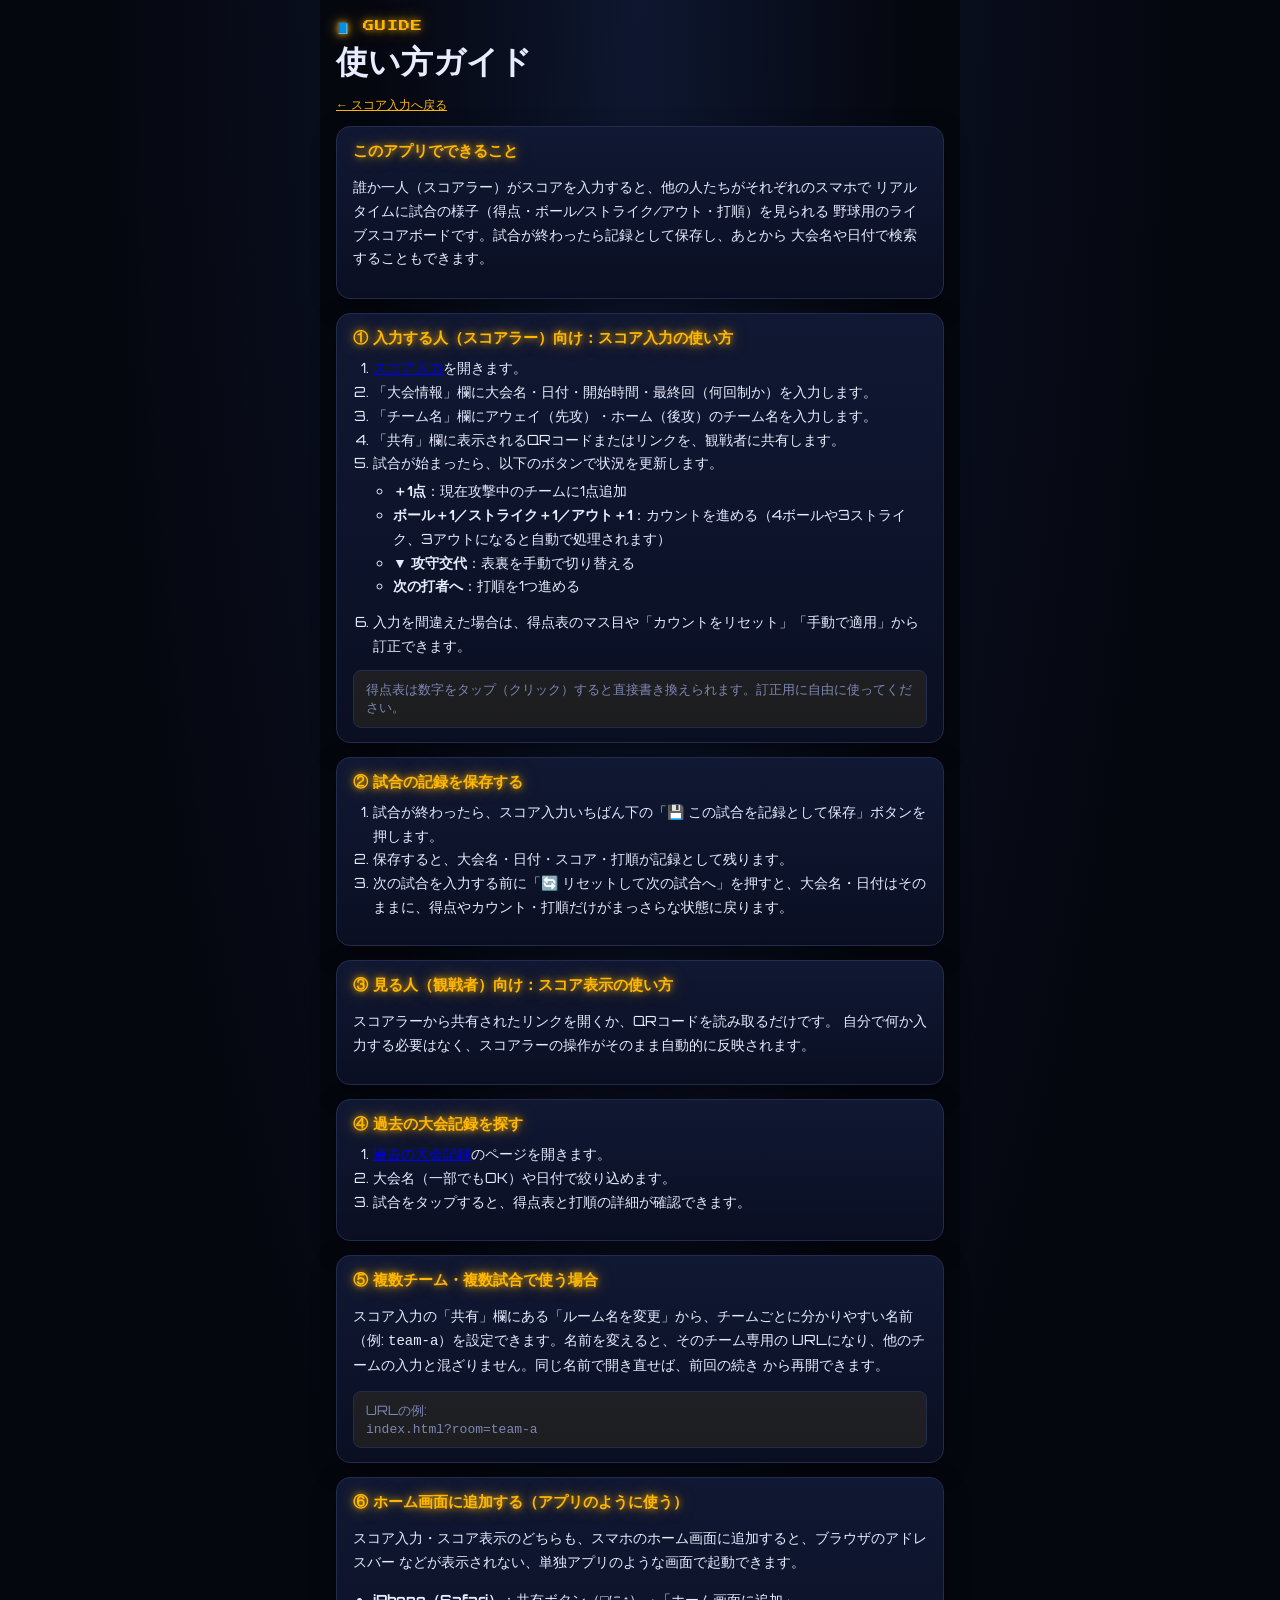
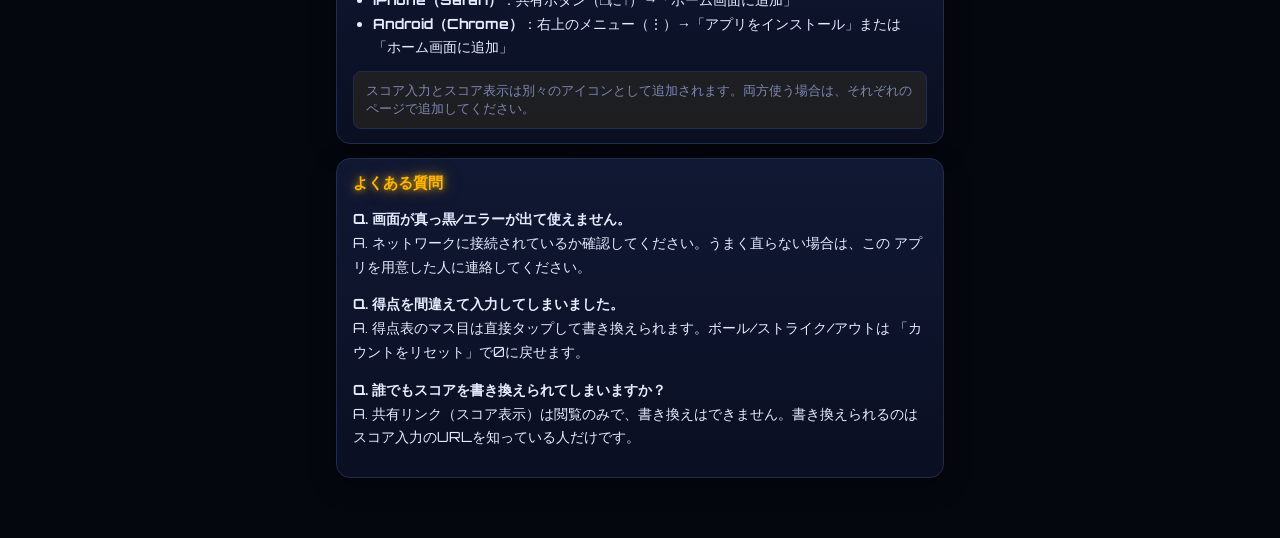
<file: help.html>
<!DOCTYPE html>
<html lang="ja">
<head>
<meta charset="UTF-8" />
<meta name="viewport" content="width=device-width, initial-scale=1.0" />
<title>使い方ガイド</title>
<link rel="stylesheet" href="css/style.css" />
<style>
  .help-panel h3 {
    font-size: 15px;
    color: var(--amber);
    text-shadow: var(--amber-glow);
    margin: 18px 0 8px;
  }
  .help-panel h3:first-child {
    margin-top: 0;
  }
  .help-panel p,
  .help-panel li {
    color: var(--text);
    font-size: 14px;
    line-height: 1.7;
  }
  .help-panel ol,
  .help-panel ul {
    margin: 4px 0 12px;
    padding-left: 20px;
  }
  .help-panel .note {
    background: rgba(255, 183, 3, 0.08);
    border: 1px solid var(--panel-border);
    border-radius: 8px;
    padding: 10px 12px;
    color: var(--text-dim);
    font-size: 13px;
  }
</style>
</head>
<body>

<div class="badge">📘 GUIDE</div>
<h1>使い方ガイド</h1>
<p class="small"><a href="index.html" style="color:var(--amber);">← スコア入力へ戻る</a></p>

<div class="panel help-panel">
  <h3>このアプリでできること</h3>
  <p>
    誰か一人（スコアラー）がスコアを入力すると、他の人たちがそれぞれのスマホで
    リアルタイムに試合の様子（得点・ボール/ストライク/アウト・打順）を見られる
    野球用のライブスコアボードです。試合が終わったら記録として保存し、あとから
    大会名や日付で検索することもできます。
  </p>
</div>

<div class="panel help-panel">
  <h3>① 入力する人（スコアラー）向け：スコア入力の使い方</h3>
  <ol>
    <li><a href="index.html">スコア入力</a>を開きます。</li>
    <li>「大会情報」欄に大会名・日付・開始時間・最終回（何回制か）を入力します。</li>
    <li>「チーム名」欄にアウェイ（先攻）・ホーム（後攻）のチーム名を入力します。</li>
    <li>「共有」欄に表示されるQRコードまたはリンクを、観戦者に共有します。</li>
    <li>試合が始まったら、以下のボタンで状況を更新します。
      <ul>
        <li><strong>＋1点</strong>：現在攻撃中のチームに1点追加</li>
        <li><strong>ボール＋1／ストライク＋1／アウト＋1</strong>：カウントを進める（4ボールや3ストライク、3アウトになると自動で処理されます）</li>
        <li><strong>▼ 攻守交代</strong>：表裏を手動で切り替える</li>
        <li><strong>次の打者へ</strong>：打順を1つ進める</li>
      </ul>
    </li>
    <li>入力を間違えた場合は、得点表のマス目や「カウントをリセット」「手動で適用」から訂正できます。</li>
  </ol>
  <div class="note">
    得点表は数字をタップ（クリック）すると直接書き換えられます。訂正用に自由に使ってください。
  </div>
</div>

<div class="panel help-panel">
  <h3>② 試合の記録を保存する</h3>
  <ol>
    <li>試合が終わったら、スコア入力いちばん下の「💾 この試合を記録として保存」ボタンを押します。</li>
    <li>保存すると、大会名・日付・スコア・打順が記録として残ります。</li>
    <li>次の試合を入力する前に「🔄 リセットして次の試合へ」を押すと、大会名・日付はそのままに、得点やカウント・打順だけがまっさらな状態に戻ります。</li>
  </ol>
</div>

<div class="panel help-panel">
  <h3>③ 見る人（観戦者）向け：スコア表示の使い方</h3>
  <p>
    スコアラーから共有されたリンクを開くか、QRコードを読み取るだけです。
    自分で何か入力する必要はなく、スコアラーの操作がそのまま自動的に反映されます。
  </p>
</div>

<div class="panel help-panel">
  <h3>④ 過去の大会記録を探す</h3>
  <ol>
    <li><a href="history.html">過去の大会記録</a>のページを開きます。</li>
    <li>大会名（一部でもOK）や日付で絞り込めます。</li>
    <li>試合をタップすると、得点表と打順の詳細が確認できます。</li>
  </ol>
</div>

<div class="panel help-panel">
  <h3>⑤ 複数チーム・複数試合で使う場合</h3>
  <p>
    スコア入力の「共有」欄にある「ルーム名を変更」から、チームごとに分かりやすい名前
    （例: <code>team-a</code>）を設定できます。名前を変えると、そのチーム専用の
    URLになり、他のチームの入力と混ざりません。同じ名前で開き直せば、前回の続き
    から再開できます。
  </p>
  <div class="note">
    URLの例: <br />
    <code>index.html?room=team-a</code>
  </div>
</div>

<div class="panel help-panel">
  <h3>⑥ ホーム画面に追加する（アプリのように使う）</h3>
  <p>
    スコア入力・スコア表示のどちらも、スマホのホーム画面に追加すると、ブラウザのアドレスバー
    などが表示されない、単独アプリのような画面で起動できます。
  </p>
  <ul>
    <li><strong>iPhone（Safari）</strong>：共有ボタン（□に↑）→「ホーム画面に追加」</li>
    <li><strong>Android（Chrome）</strong>：右上のメニュー（⋮）→「アプリをインストール」または「ホーム画面に追加」</li>
  </ul>
  <div class="note">
    スコア入力とスコア表示は別々のアイコンとして追加されます。両方使う場合は、それぞれのページで追加してください。
  </div>
</div>

<div class="panel help-panel">
  <h3>よくある質問</h3>
  <p><strong>Q. 画面が真っ黒/エラーが出て使えません。</strong><br />
  A. ネットワークに接続されているか確認してください。うまく直らない場合は、この
  アプリを用意した人に連絡してください。</p>
  <p><strong>Q. 得点を間違えて入力してしまいました。</strong><br />
  A. 得点表のマス目は直接タップして書き換えられます。ボール/ストライク/アウトは
  「カウントをリセット」で0に戻せます。</p>
  <p><strong>Q. 誰でもスコアを書き換えられてしまいますか？</strong><br />
  A. 共有リンク（スコア表示）は閲覧のみで、書き換えはできません。書き換えられるのは
  スコア入力のURLを知っている人だけです。</p>
</div>

</body>
</html>
</file>
<file: css/style.css>
@import url("https://fonts.googleapis.com/css2?family=Orbitron:wght@500;700;900&family=Press+Start+2P&display=swap");

:root {
  --bg: #05070f;
  --bg-glow: radial-gradient(ellipse at top, #0e1730 0%, #05070f 60%);
  --panel: #0d1326;
  --panel-border: #232c4d;
  --text: #e8ecff;
  --text-dim: #7c86b3;
  --amber: #ffb703;
  --amber-glow: 0 0 6px rgba(255, 183, 3, 0.85), 0 0 16px rgba(255, 183, 3, 0.5);
  --away: #4fa8ff;
  --home: #ff5c7a;
  --ball: #22c55e;
  --strike: #eab308;
  --out: #ef4444;
  --off: #1c2340;
}

* {
  box-sizing: border-box;
}

html,
body {
  margin: 0;
  padding: 0;
  background: var(--bg-glow), var(--bg);
  color: var(--text);
  font-family: "Orbitron", "Hiragino Sans", "Yu Gothic", sans-serif;
  min-height: 100vh;
}

body {
  padding: 16px;
  padding-bottom: 48px;
}

h1,
h2,
h3 {
  margin: 0 0 8px;
  font-weight: 700;
}

.badge {
  display: inline-block;
  font-family: "Press Start 2P", "Orbitron", sans-serif;
  font-size: 11px;
  letter-spacing: 1px;
  color: var(--amber);
  text-shadow: var(--amber-glow);
  margin-bottom: 6px;
}

.panel {
  background: linear-gradient(180deg, #101833 0%, #0a0f22 100%);
  border: 1px solid var(--panel-border);
  border-radius: 14px;
  padding: 14px 16px;
  margin-bottom: 14px;
  box-shadow: 0 8px 24px rgba(0, 0, 0, 0.35);
}

.panel h2 {
  font-size: 14px;
  color: var(--text-dim);
  letter-spacing: 2px;
  text-transform: uppercase;
  margin-bottom: 12px;
}

.panel-row {
  display: flex;
  align-items: stretch;
  gap: 10px;
  margin-bottom: 14px;
}

.panel-row .panel {
  margin-bottom: 0;
  padding-left: 10px;
  padding-right: 10px;
}

.panel-row .bso-block {
  flex: 0 0 auto;
}

.panel-row .batting-block {
  flex: 1;
  min-width: 0;
}

.row {
  display: flex;
  gap: 10px;
  align-items: center;
  flex-wrap: wrap;
}

.row + .row {
  margin-top: 10px;
}

label {
  font-size: 12px;
  color: var(--text-dim);
}

input[type="text"],
input[type="number"],
select {
  background: #060a18;
  border: 1px solid var(--panel-border);
  border-radius: 8px;
  color: var(--text);
  padding: 10px 12px;
  font-family: inherit;
  font-size: 15px;
  width: 100%;
}

input[type="number"] {
  text-align: center;
}

button {
  font-family: inherit;
  font-weight: 700;
  font-size: 14px;
  border: 1px solid var(--panel-border);
  background: #141c3a;
  color: var(--text);
  border-radius: 10px;
  padding: 12px 14px;
  cursor: pointer;
  transition: transform 0.05s ease, background 0.15s ease;
  -webkit-tap-highlight-color: transparent;
}

button:active {
  transform: scale(0.96);
}

button:disabled {
  opacity: 0.4;
  cursor: not-allowed;
}

button:disabled:active {
  transform: none;
}

button.primary {
  background: linear-gradient(180deg, #2a63ff, #1642c9);
  border-color: #3a6bff;
  color: #fff;
}

button.ball {
  background: linear-gradient(180deg, #1e6e3d, #124a28);
  border-color: var(--ball);
}

button.strike {
  background: linear-gradient(180deg, #8a6c0c, #5c4708);
  border-color: var(--strike);
}

button.out {
  background: linear-gradient(180deg, #8a2020, #5c1414);
  border-color: var(--out);
}

button.ghost {
  background: transparent;
  color: var(--text-dim);
}

.btn-grid {
  display: grid;
  grid-template-columns: 1fr 1fr;
  gap: 10px;
}

.btn-grid.cols-3 {
  grid-template-columns: 1fr 1fr 1fr;
}

/* ---- lights (BSO) ---- */
.lights {
  display: flex;
  gap: 8px;
  align-items: center;
}

.light {
  width: 20px;
  height: 20px;
  border-radius: 50%;
  background: var(--off);
  border: 1px solid rgba(255, 255, 255, 0.08);
}

.light.editable {
  cursor: pointer;
}

.light.editable:active {
  transform: scale(0.85);
}

.light.on.b {
  background: var(--ball);
  box-shadow: 0 0 8px var(--ball), 0 0 18px rgba(34, 197, 94, 0.6);
}

.light.on.s {
  background: var(--strike);
  box-shadow: 0 0 8px var(--strike), 0 0 18px rgba(234, 179, 8, 0.6);
}

.light.on.o {
  background: var(--out);
  box-shadow: 0 0 8px var(--out), 0 0 18px rgba(239, 68, 68, 0.6);
}

/* ---- scoreboard (display) ---- */
.scoreboard-header {
  text-align: center;
  margin-bottom: 12px;
}

.scoreboard-header .live {
  display: inline-flex;
  align-items: center;
  gap: 6px;
  font-family: "Press Start 2P", sans-serif;
  font-size: 10px;
  color: var(--out);
}

.live .dot {
  width: 8px;
  height: 8px;
  border-radius: 50%;
  background: var(--out);
  box-shadow: 0 0 8px var(--out);
  animation: pulse 1.4s infinite ease-in-out;
}

@keyframes pulse {
  0%, 100% { opacity: 1; }
  50% { opacity: 0.25; }
}

.tournament-info {
  margin-top: 8px;
}

.tournament-info #display-tournament-name,
#detail-tournament-name {
  font-weight: 700;
  color: var(--text);
}

.history-item {
  display: block;
  width: 100%;
  text-align: left;
  background: #0a0f22;
  border: 1px solid var(--panel-border);
  border-radius: 10px;
  padding: 10px 12px;
  margin-bottom: 8px;
  color: var(--text);
  font-family: inherit;
  cursor: pointer;
}

.history-item:active {
  transform: scale(0.98);
}

.history-item-title {
  font-weight: 700;
  margin-bottom: 2px;
}

.history-item-score {
  margin-top: 4px;
  font-family: "Orbitron", sans-serif;
  color: var(--amber);
  font-weight: 700;
}

.inning-indicator {
  font-family: "Press Start 2P", sans-serif;
  font-size: 16px;
  color: var(--amber);
  text-shadow: var(--amber-glow);
  margin-top: 6px;
  letter-spacing: 1px;
}

.score-table-wrap {
  overflow-x: auto;
  -webkit-overflow-scrolling: touch;
}

table.score-table {
  border-collapse: collapse;
  width: 100%;
  min-width: 420px;
}

table.score-table th,
table.score-table td {
  border: 1px solid var(--panel-border);
  text-align: center;
  padding: 8px 4px;
  font-size: 13px;
  color: var(--text-dim);
}

table.score-table th {
  font-size: 11px;
  color: var(--text-dim);
  text-transform: uppercase;
}

table.score-table td.score-cell {
  font-family: "Orbitron", sans-serif;
  font-size: 20px;
  font-weight: 900;
  color: var(--amber);
  text-shadow: var(--amber-glow);
}

table.score-table td.total-cell {
  font-size: 24px;
  color: #fff;
  text-shadow: var(--amber-glow);
  background: rgba(255, 183, 3, 0.06);
}

table.score-table td.team-name {
  text-align: left;
  font-weight: 700;
  color: var(--text);
  white-space: nowrap;
  padding-left: 10px;
}

table.score-table td.active-cell {
  background: rgba(255, 183, 3, 0.12);
}

.team-tag {
  display: inline-block;
  width: 10px;
  height: 10px;
  border-radius: 50%;
  margin-right: 6px;
}

.team-tag.away { background: var(--away); }
.team-tag.home { background: var(--home); }

.bso-panel {
  display: flex;
  flex-direction: column;
  gap: 10px;
  background: #000;
  border-radius: 10px;
  padding: 10px 12px;
}

.bso-row {
  display: flex;
  align-items: center;
  gap: 10px;
}

.bso-row .lights {
  gap: 6px;
}

.bso-letter {
  width: 26px;
  flex-shrink: 0;
  text-align: center;
  font-family: "Orbitron", sans-serif;
  font-weight: 900;
  font-size: 18px;
}

.bso-letter.b { color: var(--ball); text-shadow: 0 0 8px rgba(34, 197, 94, 0.8); }
.bso-letter.s { color: var(--strike); text-shadow: 0 0 8px rgba(234, 179, 8, 0.8); }
.bso-letter.o { color: var(--out); text-shadow: 0 0 8px rgba(239, 68, 68, 0.8); }

.batting-panel .team-title {
  display: flex;
  align-items: center;
  font-size: 13px;
  color: var(--text-dim);
  margin-bottom: 8px;
}

.order-list {
  list-style: none;
  margin: 0;
  padding: 0;
  display: flex;
  flex-direction: column;
  gap: 6px;
}

.order-list li {
  display: flex;
  align-items: center;
  flex-wrap: nowrap;
  gap: 10px;
  padding: 8px 10px;
  border-radius: 8px;
  border: 1px solid transparent;
  color: var(--text-dim);
  font-size: 14px;
}

.order-list li .name {
  min-width: 0;
  white-space: nowrap;
  overflow: hidden;
  text-overflow: ellipsis;
}

.order-list li .num {
  font-family: "Orbitron", sans-serif;
  font-weight: 700;
  color: var(--text-dim);
  width: 20px;
  text-align: center;
}

.order-list li.current {
  background: rgba(255, 183, 3, 0.12);
  border-color: var(--amber);
  color: var(--text);
}

.order-list li.current .num {
  color: var(--amber);
  text-shadow: var(--amber-glow);
}

.order-list li .pos {
  font-size: 11px;
  color: var(--text-dim);
  margin-left: auto;
}

.order-list li.current::before {
  content: "▶";
  color: var(--amber);
}

.updated-at {
  text-align: center;
  font-size: 11px;
  color: var(--text-dim);
  margin-top: 10px;
}

.setup-error {
  max-width: 520px;
  margin: 40px auto;
  text-align: center;
  line-height: 1.8;
}

.setup-error code {
  background: #060a18;
  padding: 2px 6px;
  border-radius: 4px;
  color: var(--amber);
}

.share-box {
  display: flex;
  gap: 10px;
  align-items: center;
  flex-wrap: wrap;
}

.share-box img {
  border-radius: 8px;
  border: 1px solid var(--panel-border);
  background: #fff;
  padding: 4px;
}

.share-link {
  flex: 1;
  min-width: 180px;
  word-break: break-all;
  font-size: 12px;
  color: var(--text-dim);
  background: #060a18;
  border: 1px solid var(--panel-border);
  border-radius: 8px;
  padding: 8px 10px;
}

.tabs {
  display: flex;
  gap: 8px;
  margin-bottom: 12px;
}

.tabs button {
  flex: 1;
  background: #0a0f22;
  color: var(--text-dim);
}

.tabs button.active {
  background: linear-gradient(180deg, #2a63ff, #1642c9);
  color: #fff;
  border-color: #3a6bff;
}

.small {
  font-size: 12px;
  color: var(--text-dim);
}

@media (min-width: 720px) {
  body {
    max-width: 640px;
    margin: 0 auto;
  }
}
</file>
